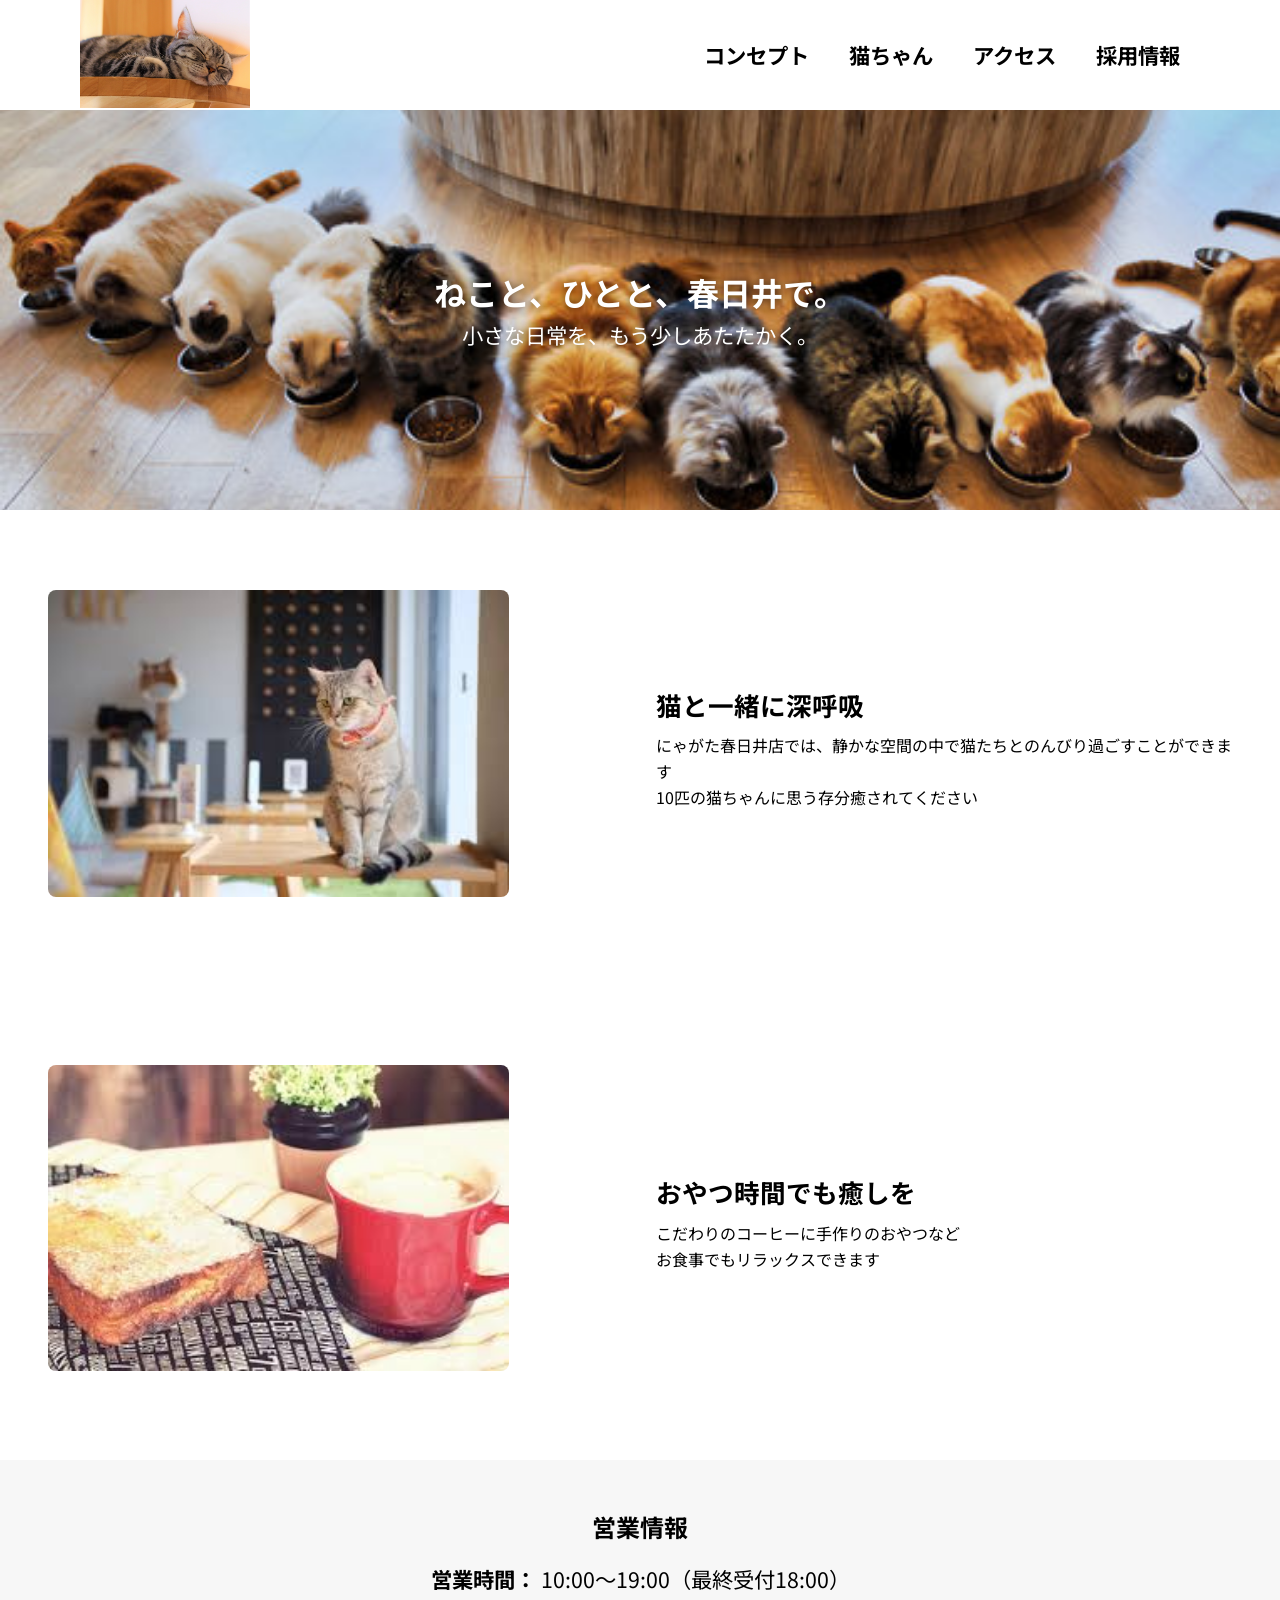
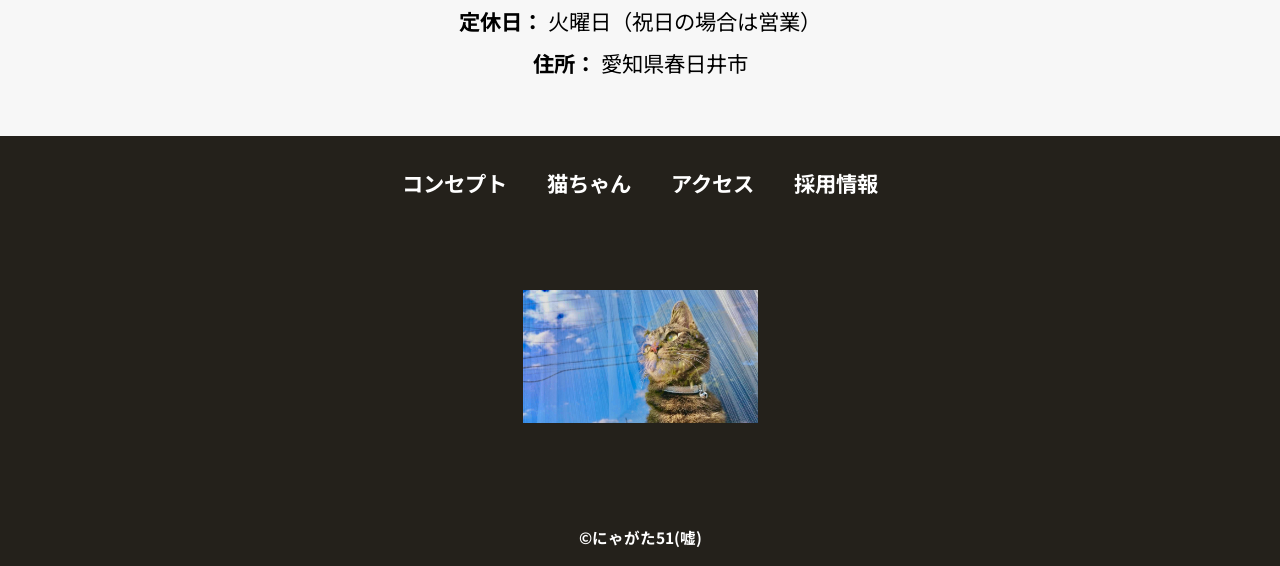
<file: index.html>
<!DOCTYPE html>
<html lang="ja">
<head>
  <meta charset="UTF-8" />
  <meta name="viewport" content="width=device-width" />
  <title>猫カフェにゃがた春日井店｜トップページ</title>
  <meta name="description" content="猫カフェにゃがた春日井店のトップページです。猫とコーヒーで癒しの時間を。">
  <script src="js/script.js"></script>
  <link rel="stylesheet" href="css/index.css" />
  <link rel="preconnect" href="https://fonts.googleapis.com" />
  <link rel="preconnect" href="https://fonts.gstatic.com" crossorigin />
  <link href="https://fonts.googleapis.com/css2?family=Noto+Sans+JP&display=swap" rel="stylesheet" />
</head>
<body>

  <!-- ▼ ヘッダー -->
  <header class="header">
    <div class="header-inner">
      <a class="header-logo" href="index.html">
        <img src="images/common/cafe_logo.jpg" alt="ロゴ">
      </a>
       <button class="toggle-menu-button">
                </button>
      <div class="header-site-menu">
        <nav class="site-menu">
          <ul>
            <li><a href="concept.html">コンセプト</a></li>
            <li><a href="members.html">猫ちゃん</a></li>
            <li><a href="access.html">アクセス</a></li>
            <li><a href="staff.html">採用情報</a></li>
          </ul>
        </nav>
      </div>
    </div>
  </header>

  <!-- ▼ メインコンテンツ -->
  <main class="main">
   <section class="hero">
  <img src="images/index/back.jpg" alt="猫たち" class="hero-img" />
  <div class="hero-text">
    <h1>ねこと、ひとと、春日井で。</h1>
    <p>小さな日常を、もう少しあたたかく。</p>
  </div>
</section>

    <section class="intro-section">
      <div class="intro-img">
        <img src="images/index/cat.jpg" alt="くつろぐ猫" />
      </div>
      <div class="intro-text">
        <h2>猫と一緒に深呼吸</h2>
        <p>
          にゃがた春日井店では、静かな空間の中で猫たちとのんびり過ごすことができます<br>
          10匹の猫ちゃんに思う存分癒されてください
        </p>
      </div>
    </section>

    <section class="intro-section reverse">
      <div class="intro-text">
        <h2>おやつ時間でも癒しを</h2>
        <p>
            こだわりのコーヒーに手作りのおやつなど<br>
            お食事でもリラックスできます
        </p>
      </div>
      <div class="intro-img">
        <img src="images/index/food.jpg" alt="食事" />
      </div>
    </section>

    <section class="info-section">
      <h2>営業情報</h2>
      <ul>
        <li><strong>営業時間：</strong> 10:00～19:00（最終受付18:00）</li>
        <li><strong>定休日：</strong> 火曜日（祝日の場合は営業）</li>
        <li><strong>住所：</strong> 愛知県春日井市</li>
      </ul>
    </section>
  </main>

  <!-- フッター -->
  <footer class="footer">
    <nav class="site-menu">
      <ul>
        <li><a href="concept.html">コンセプト</a></li>
        <li><a href="members.html">猫ちゃん</a></li>
        <li><a href="access.html">アクセス</a></li>
        <li><a href="staff.html">採用情報</a></li>
      </ul>
    </nav>
    <a class="footer-logo" href="index.html">
      <img src="images/common/cafe_fotter.jpg" alt="ロゴ">
    </a>
    <p class="copyright"><small>&copy;にゃがた51(嘘)</small></p>
  </footer>

</body>
</html>
</file>
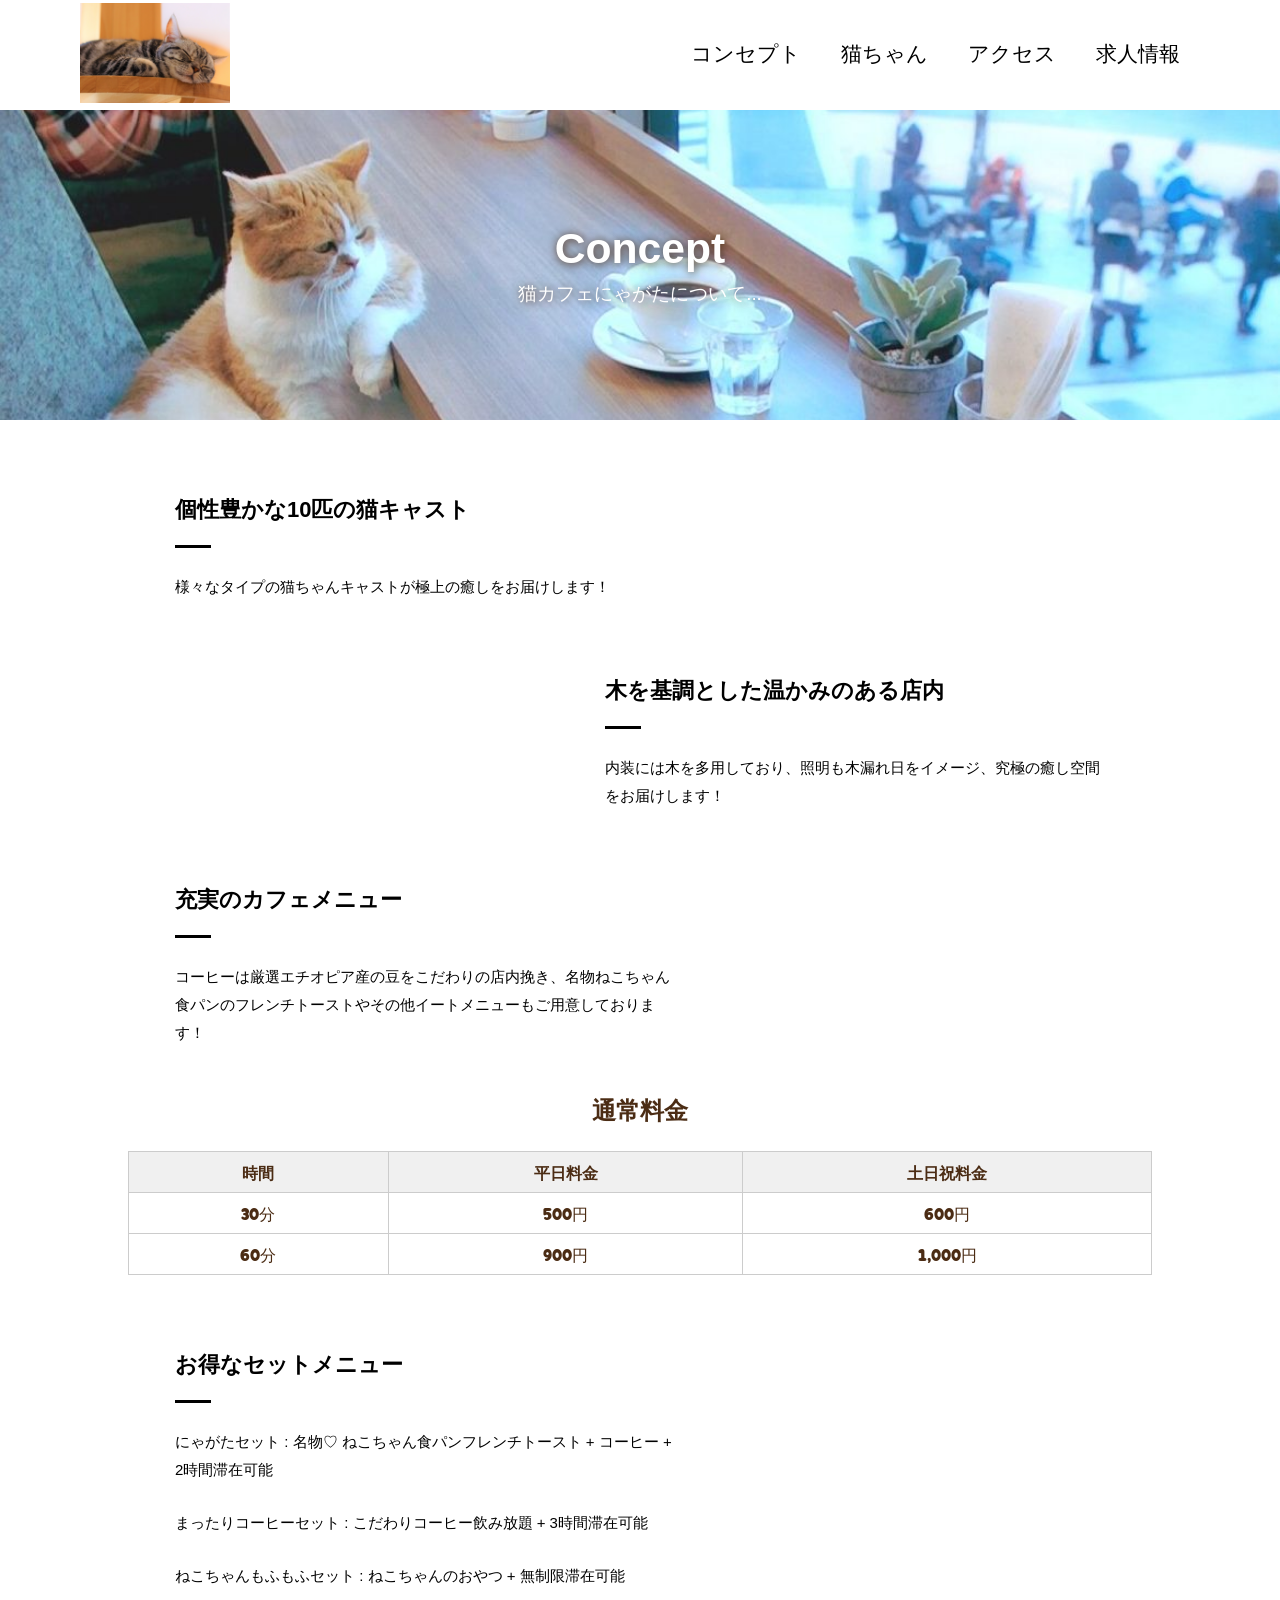
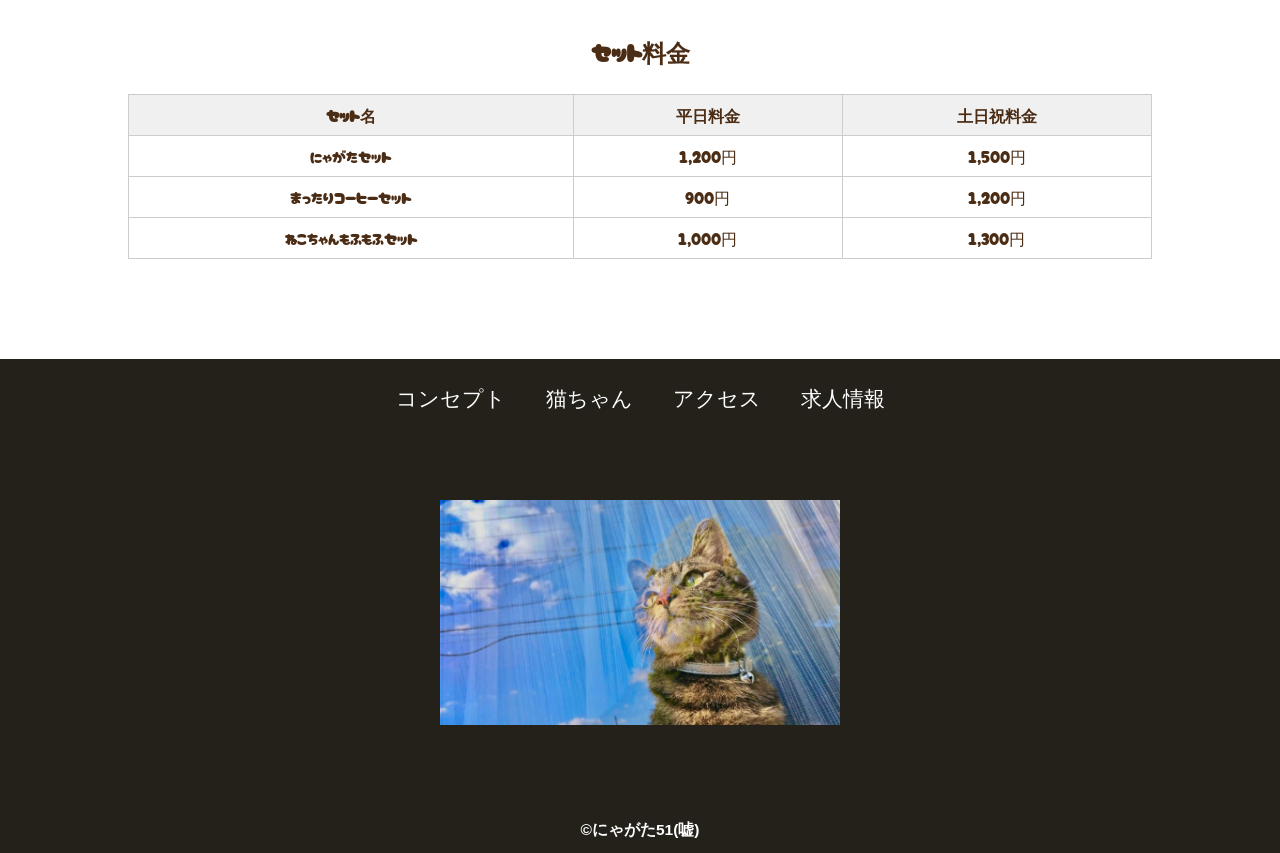
<file: concept.html>
<!DOCTYPE html>
<html>
    <head>
        <meta charset="UTF-8">
        <title>コンセプト</title>
        <meta name="description" content="情報工学部のコンセプト">
        <meta name="viewport" content="width=device-width">
        <script src="js/script.js"></script>
        <link href="css/common.css" rel="stylesheet">
        <link href="css/concept.css" rel="stylesheet">
        <link rel="preconnect" href="https://fonts.googleapis.com">
        <link rel="preconnect" href="https://fonts.gstatic.com" crossorigin>
        <link href="https://fonts.googleapis.com/css2?family=Cherry+Bomb+One&display=swap" rel="stylesheet">    
    </head>
    <body>
        <header class="header">
            <div class="header-inner">
                <a class="header-logo" href="index.html">
                    <img src="images/common/cafe_logo.jpg" alt="ロゴ">
                </a>
                <button class="toggle-menu-button"></button>
                <div class="header-site-menu">
                    <nav class="site-menu">
                        <ul>
                            <li><a href="concept.html">コンセプト</a></li>
                            <li><a href="members.html">猫ちゃん</a></li>
                            <li><a href="access.html">アクセス</a></li>
                            <li><a href="staff.html">求人情報</a></li>
                        </ul>
                    </nav>
                </div>
            </div>
        </header>
        <main class="main">
            <div class="title">
                <h1>Concept</h1>
                <p>猫カフェにゃがたについて...</p>
            </div>
            <div class="feature">
                <div class="feature-text">
                    <h2>個性豊かな10匹の猫キャスト</h2>
                    <p>様々なタイプの猫ちゃんキャストが極上の癒しをお届けします！</p>
                </div>    
            </div>
            <div class="feature reverse">
                <div class="feature-text">
                    <h2>木を基調とした温かみのある店内</h2>
                    <p>内装には木を多用しており、照明も木漏れ日をイメージ、究極の癒し空間をお届けします！</p>
                </div>    
            </div>
            <div class="feature">
                <div class="feature-text">
                    <h2>充実のカフェメニュー</h2>
                    <p>コーヒーは厳選エチオピア産の豆をこだわりの店内挽き、名物ねこちゃん食パンのフレンチトーストやその他イートメニューもご用意しております！</p>
                </div>    
            </div>
            <h2 class="price-title">通常料金</h2>
            <table class="price-table">
                <thead>
                <tr>
                    <th>時間</th>
                    <th>平日料金</th>
                    <th>土日祝料金</th>
                </tr>
            </thead>
            <tbody>
                <tr>
                    <td>30分</td>
                    <td>500円</td>
                    <td>600円</td>
                </tr>
                <tr>
                    <td>60分</td>
                    <td>900円</td>
                    <td>1,000円</td>
                </tr>
            </tbody>
        </table>
        <div class="feature">
                <div class="feature-text">
                    <h2>お得なセットメニュー</h2>
                    <p>にゃがたセット : 名物♡ ねこちゃん食パンフレンチトースト + コーヒー + 2時間滞在可能</p>
                    <p>まったりコーヒーセット : こだわりコーヒー飲み放題 + 3時間滞在可能</p>
                    <p>ねこちゃんもふもふセット : ねこちゃんのおやつ + 無制限滞在可能</p>
                </div>
        </div>
                <div>    
                    <h2 class="price-title">セット料金</h2>
                    <table class="price-table">
                        <thead>
                            <tr>
                                <th>セット名</th>
                                <th>平日料金</th>
                                <th>土日祝料金</th>
                            </tr>
                        </thead>
                        <tbody>
                            <tr>
                                <td>にゃがたセット</td>
                                <td>1,200円</td>
                                <td>1,500円</td>
                            </tr>
                            <tr>
                                <td>まったりコーヒーセット</td>
                                <td>900円</td>
                                <td>1,200円</td>
                            </tr>
                            <tr>
                                <td>ねこちゃんもふもふセット</td>
                                <td>1,000円</td>
                                <td>1,300円</td>
                            </tr>
                        </tbody>
                    </table>
                </div>    
    </main>
        <footer class="footer">
            <nav class="site-menu">
                <ul>
                    <li><a href="concept.html">コンセプト</a></li>
                    <li><a href="members.html">猫ちゃん</a></li>
                    <li><a href="access.html">アクセス</a></li>
                    <li><a href="staff.html">求人情報</a></li>
                </ul>
            </nav>
            <a class="footer-logo" href="index.html">
                <img src="images/common/cafe_fotter.jpg" alt="ロゴ">
            </a>
            <p class="copyright"><small>&copy;にゃがた51(嘘)</small></p>
        </footer>
    </body>
</html>
</file>
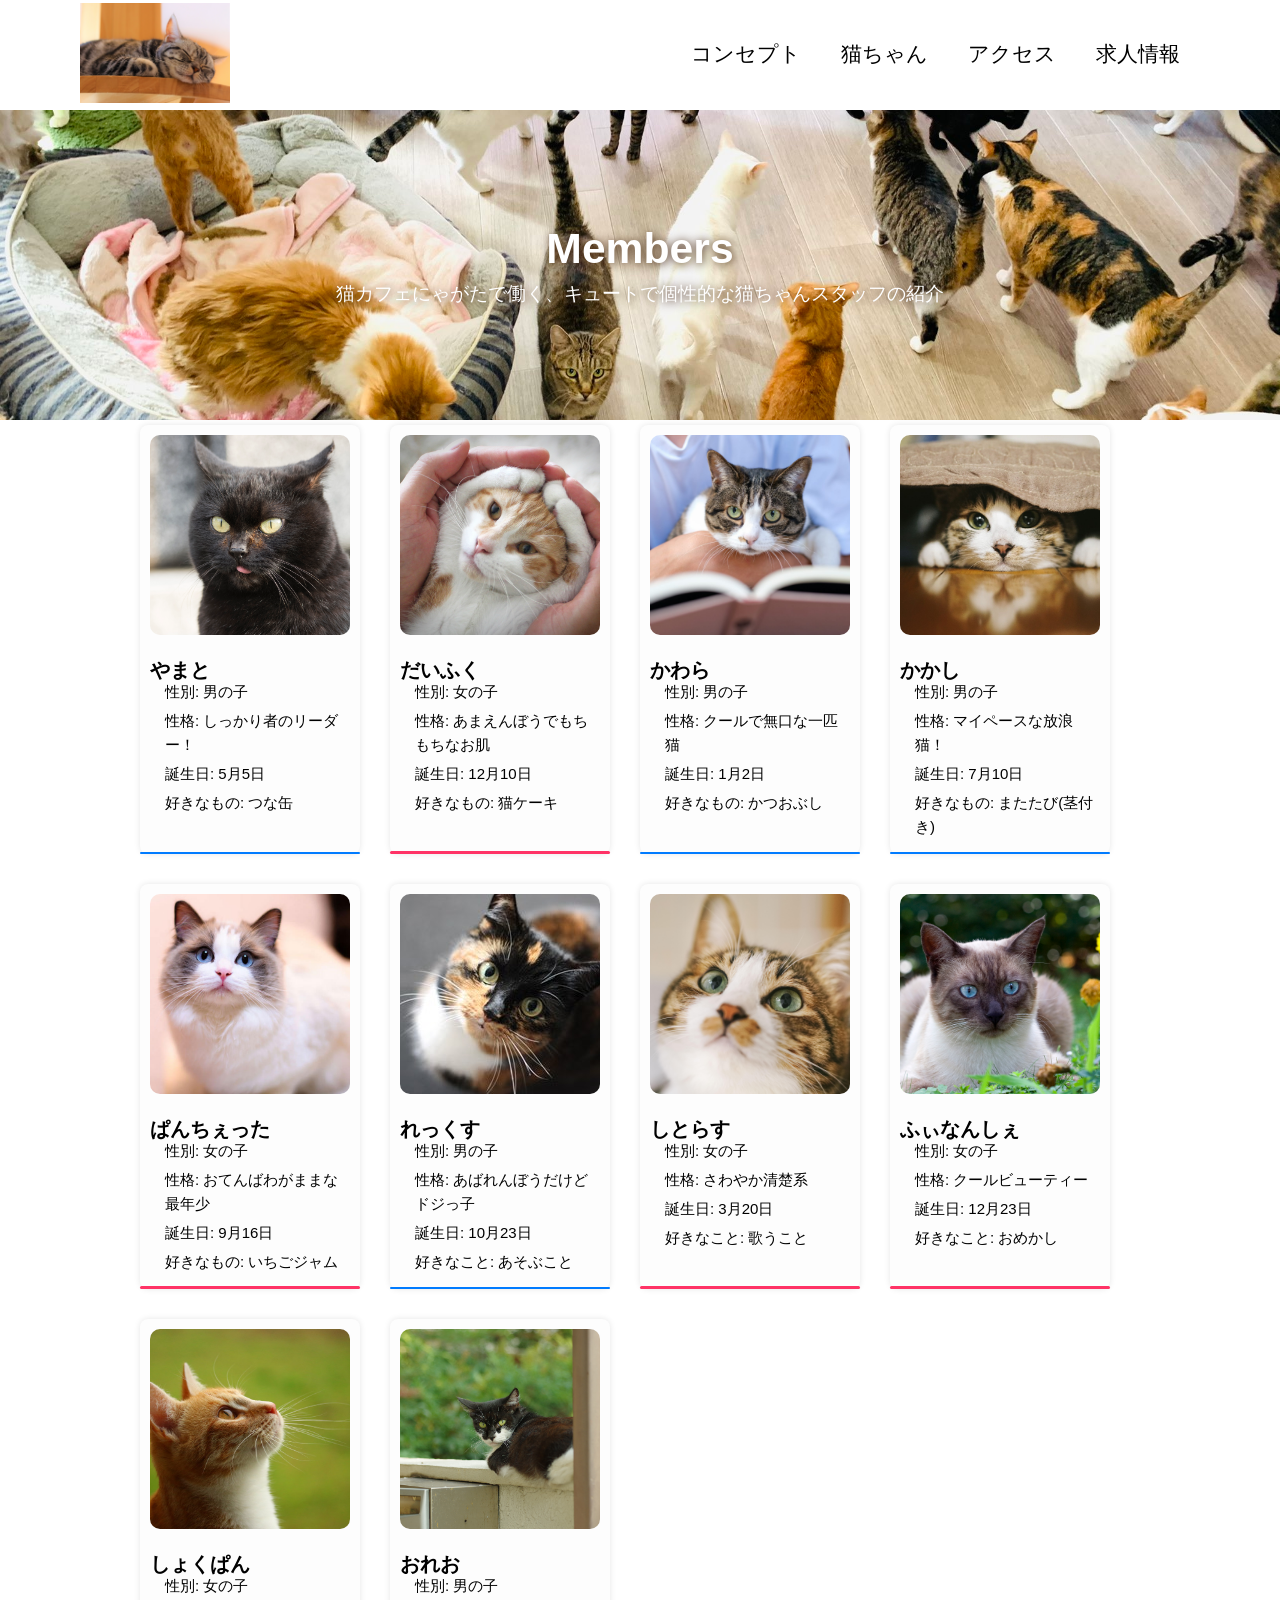
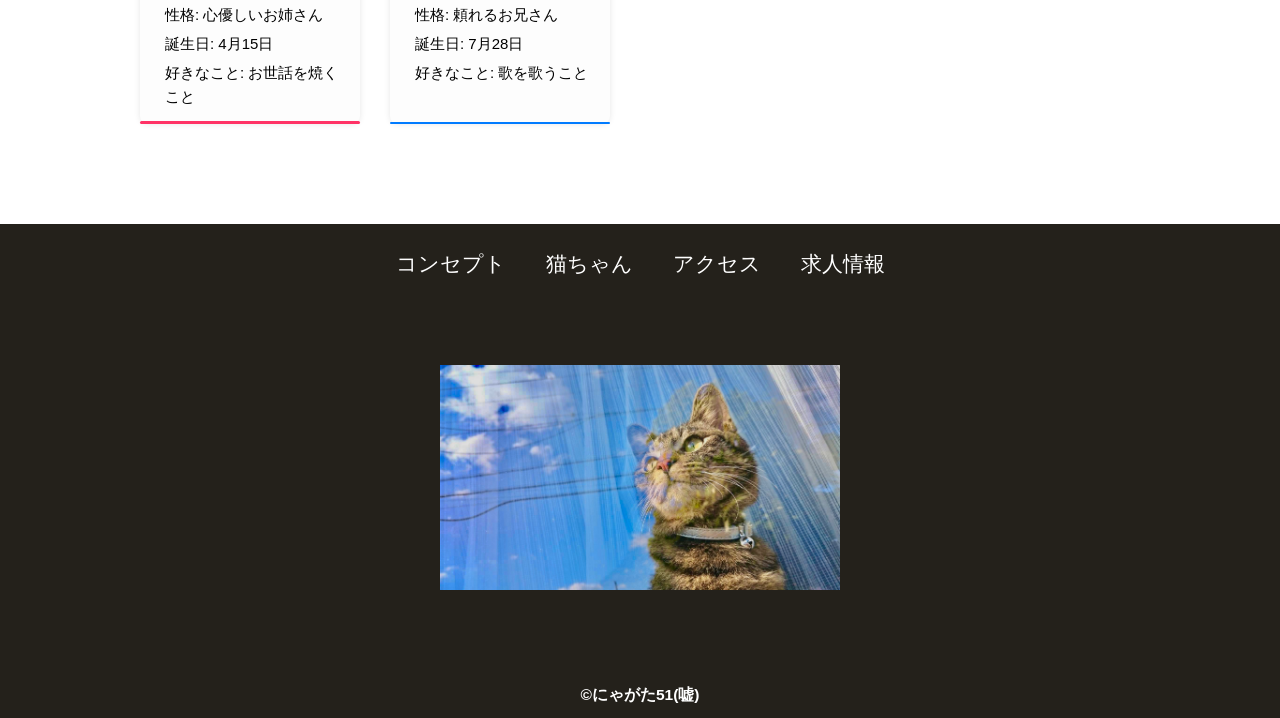
<file: members.html>
<!DOCTYPE html>
<html>
    <head>
        <meta charset="UTF-8">
        <title>猫ちゃんず</title>
        <meta name="description" content="メンバーリスト">
        <meta name="viewport" content="width=device-width">
        <script src="js/script.js"></script>
        <link href="css/common.css" rel="stylesheet">
        <link href="css/members.css" rel="stylesheet">
        <link rel="preconnect" href="https://fonts.googleapis.com">
        <link rel="preconnect" href="https://fonts.gstatic.com" crossorigin>
        <link href="https://fonts.googleapis.com/css2?family=Cherry+Bomb+One&display=swap" rel="stylesheet">    
    </head>
    <body>
        <header class="header">
            <div class="header-inner">
                <a class="header-logo" href="index.html">
                    <img src="images/common/cafe_logo.jpg" alt="ロゴ">
                </a>
                <button class="toggle-menu-button"></button>
                <div class="header-site-menu">
                    <nav class="site-menu">
                        <ul>
                            <li><a href="concept.html">コンセプト</a></li>
                            <li><a href="members.html">猫ちゃん</a></li>
                            <li><a href="access.html">アクセス</a></li>
                            <li><a href="staff.html">求人情報</a></li>
                        </ul>
                    </nav>
                </div>
            </div>
        </header>
        <main class="main">
            <div class="title">
                <h1>Members</h1>
                <p>猫カフェにゃがたで働く、キュートで個性的な猫ちゃんスタッフの紹介</p>
            </div>
                <ul class="member-list">
                    <li class = "boy">
                        <img src="images/members/やまと.jpg" alt="やまと">
                        <dl>
                            <dt>やまと</dt>
                            <dd>性別: 男の子</dd>
                            <dd>性格: しっかり者のリーダー！</dd>
                            <dd>誕生日: 5月5日</dd>
                            <dd>好きなもの: つな缶</dd>
                        </dl>
                    </li>
                    <li class = "girl">
                        <img src="images/members/だいふく.jpg" alt="だいふく">
                        <dl>
                            <dt>だいふく</dt>
                            <dd>性別: 女の子</dd>
                            <dd>性格: あまえんぼうでもちもちなお肌</dd>
                            <dd>誕生日: 12月10日</dd>
                            <dd>好きなもの: 猫ケーキ</dd>
                        </dl>
                    </li>
                    <li class = "boy">
                        <img src="images/members/かわら.jpg" alt="かわら">
                        <dl>
                            <dt>かわら</dt>
                            <dd>性別: 男の子</dd>
                            <dd>性格: クールで無口な一匹猫</dd>
                            <dd>誕生日: 1月2日</dd>
                            <dd>好きなもの: かつおぶし</dd>
                        </dl>
                    </li>
                    <li class = "boy">
                        <img src="images/members/かかし.jpg" alt="かかし">
                        <dl>
                            <dt>かかし</dt>
                            <dd>性別: 男の子</dd>
                            <dd>性格: マイペースな放浪猫！</dd>
                            <dd>誕生日: 7月10日</dd>
                            <dd>好きなもの: またたび(茎付き)</dd>
                        </dl>
                    </li>
                    <li class = "girl">
                        <img src="images/members/ぱんちぇった改.jpg" alt="ぱんちぇった">
                        <dl>
                            <dt>ぱんちぇった</dt>
                            <dd>性別: 女の子</dd>
                            <dd>性格: おてんばわがままな最年少</dd>
                            <dd>誕生日: 9月16日</dd>
                            <dd>好きなもの: いちごジャム</dd>
                        </dl>
                    </li>
                    <li class = "boy">
                        <img src="images/members/れっくす.jpg" alt="れっくす">
                        <dl>
                            <dt>れっくす</dt>
                            <dd>性別: 男の子</dd>
                            <dd>性格: あばれんぼうだけどドジっ子</dd>
                            <dd>誕生日: 10月23日</dd>
                            <dd>好きなこと: あそぶこと</dd>
                        </dl>
                    </li>
                    <li class = "girl">
                        <img src="images/members/しとらす.jpg" alt="しとらす">
                        <dl>
                            <dt>しとらす</dt>
                            <dd>性別: 女の子</dd>
                            <dd>性格: さわやか清楚系</dd>
                            <dd>誕生日: 3月20日</dd>
                            <dd>好きなこと: 歌うこと</dd>
                        </dl>
                    </li>
                    <li class = "girl"> 
                        <img src="images/members/ふぃなんしぇ.jpg" alt="ふぃなんしぇ"> 
                        <dl>
                            <dt>ふぃなんしぇ</dt>
                            <dd>性別: 女の子</dd>
                            <dd>性格: クールビューティー</dd>
                            <dd>誕生日: 12月23日</dd>
                            <dd>好きなこと: おめかし</dd>
                        </dl>
                    </li>
                    <li class = "girl"> 
                        <img src="images/members/しょくぱん.jpg" alt="しょくぱん"> 
                        <dl>
                            <dt>しょくぱん</dt>
                            <dd>性別: 女の子</dd>
                            <dd>性格: 心優しいお姉さん</dd>
                            <dd>誕生日: 4月15日</dd>
                            <dd>好きなこと: お世話を焼くこと</dd>
                        </dl>
                    </li>
                    <li class = "boy"> 
                        <img src="images/members/おれお.jpg" alt="おれお"> 
                        <dl>
                            <dt>おれお</dt>
                            <dd>性別: 男の子</dd>
                            <dd>性格: 頼れるお兄さん</dd>
                            <dd>誕生日: 7月28日</dd>
                            <dd>好きなこと: 歌を歌うこと</dd>
                        </dl>
                    </li>
                </ul>
            </div>
        </main>
        <footer class="footer">
            <nav class="site-menu">
                <ul>
                    <li><a href="concept.html">コンセプト</a></li>
                    <li><a href="members.html">猫ちゃん</a></li>
                    <li><a href="access.html">アクセス</a></li>
                    <li><a href="staff.html">求人情報</a></li>
                </ul>
            </nav>
            <a class="footer-logo" href="index.html">
                <img src="images/common/cafe_fotter.jpg" alt="ロゴ">
            </a>
            <p class="copyright"><small>&copy;にゃがた51(嘘)</small></p>
        </footer>
    </body>
</html>
</file>
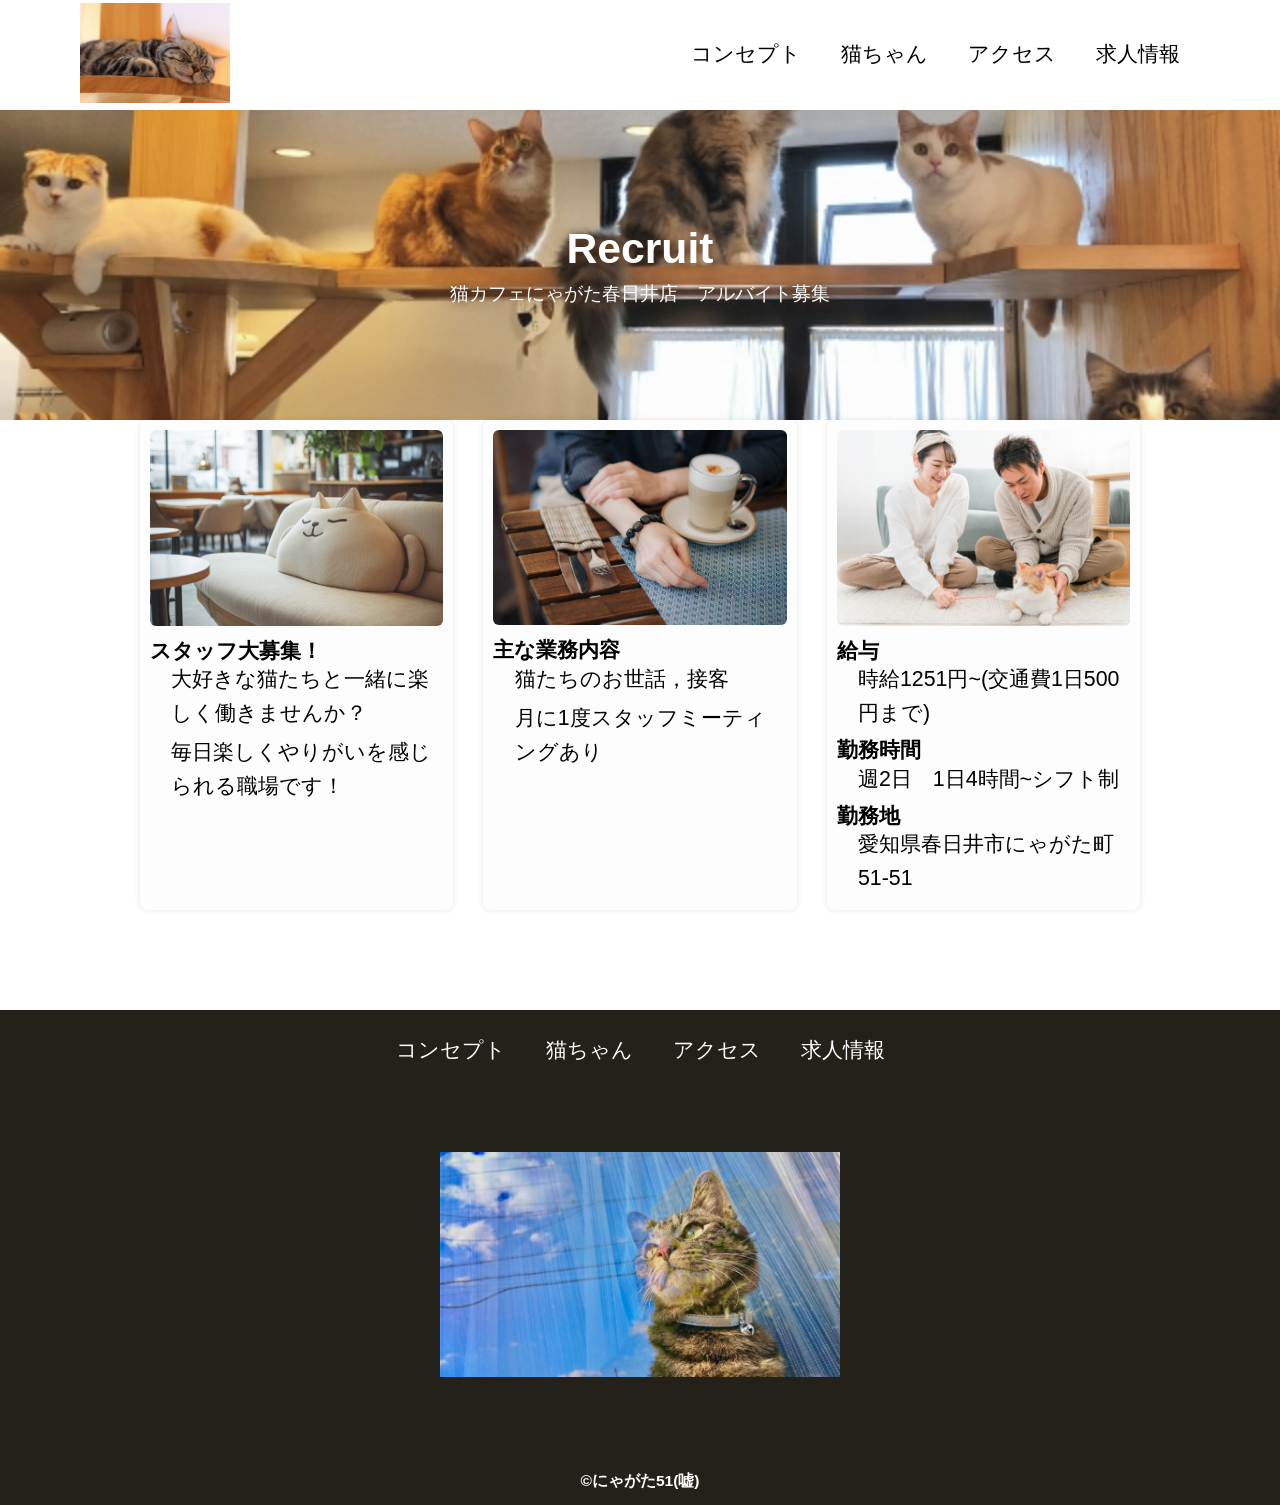
<file: staff.html>
<!DOCTYPE html>
<html>
    <head>
        <meta charset="UTF-8">
        <title>猫カフェにゃがた春日井店の求人情報</title>
        <meta name="description" content="">
        <meta name="viewport" content="width=device-width">
        <script src="js/script.js"></script>
        <link href="css/common.css" rel="stylesheet">
        <link href="css/staff.css" rel="stylesheet">
        <link rel="preconnect" href="https://fonts.googleapis.com">
        <link rel="preconnect" href="https://fonts.gstatic.com" crossorigin>
        <link href="https://fonts.googleapis.com/css2?family=Cherry+Bomb+One&display=swap" rel="stylesheet">    
    </head>
    <body>
        <header class="header">
            <div class="header-inner">
                <a class="header-logo" href="index.html">
                    <img src="images/common/cafe_logo.jpg" alt="ロゴ">
                </a>
                <button class="toggle-menu-button"></button>
                <div class="header-site-menu">
                    <nav class="site-menu">
                        <ul>
                            <li><a href="concept.html">コンセプト</a></li>
                            <li><a href="members.html">猫ちゃん</a></li>
                            <li><a href="access.html">アクセス</a></li>
                            <li><a href="staff.html">求人情報</a></li>
                        </ul>
                    </nav>
                </div>
            </div>
        </header>
        <main class="main">
            <div class="title">
                <h1>Recruit</h1>
                <p>猫カフェにゃがた春日井店　アルバイト募集</p>
            </div>
            <div class="members">
                <ul class="member-list">
                    <li>
                        <img src="images/staff/cafe_img1.jpg" alt="スタッフ募集！">
                        <dl class="member-text">
                            <dt>スタッフ大募集！</dt>
                            <dd>大好きな猫たちと一緒に楽しく働きませんか？</dd>
                            <dd>毎日楽しくやりがいを感じられる職場です！</dd>
                        </dl>
                    </li>
                    <li>
                        <img src="images/staff/cafe_img2.jpg" alt="業務内容">
                        <dl class="member-text">
                            <dt>主な業務内容</dt>
                            <dd>猫たちのお世話，接客</dd>
                            <dd>月に1度スタッフミーティングあり</dd>
                        </dl>
                    </li>
                    <li>
                        <img src="images/staff/caffe_img4.jpg" alt="勤務条件">
                        <dl class="member-text">
                            <dt>給与</dt>
                            <dd>時給1251円~(交通費1日500円まで)</dd>
                            <dt>勤務時間</dt>
                            <dd>週2日　1日4時間~シフト制</dd>
                            <dt>勤務地</dt>
                            <dd>愛知県春日井市にゃがた町　51-51</dd>
                        </dl>
                    </li>
                </ul>
            </div>
        </main>
        <footer class="footer">
            <nav class="site-menu">
                <ul>
                    <li><a href="concept.html">コンセプト</a></li>
                    <li><a href="members.html">猫ちゃん</a></li>
                    <li><a href="access.html">アクセス</a></li>
                    <li><a href="staff.html">求人情報</a></li>
                </ul>
            </nav>
            <a class="footer-logo" href="index.html">
                <img src="images/common/cafe_fotter.jpg" alt="ロゴ">
            </a>
            <p class="copyright"><small>&copy;にゃがた51(嘘)</small></p>
        </footer>
    </body>
</html>
</file>
<file: css/index.css>
@charset "utf-8";

/* 共通リセットと基本設定 */
*,
::before,
::after {
  padding: 0;
  margin: 0;
  box-sizing: border-box;
}

ul, ol {
  list-style: none;
}

a {
  color: inherit;
  text-decoration: none;
}

body {
  font-family: 'Noto Sans JP', sans-serif;
  font-size: 16pt;
  color: #000000;
  line-height: 1.6;
  background-color: #ffffff;
}

img {
  max-width: 100%;
}

/* ヘッダー */
.header {
  position: relative;
  background-color: #ffffff;
  height: 110px;
  box-shadow: 0 3px 6px rgba(0, 0, 0, 0.05);
}

.header-inner {
  max-width: 1200px;
  height: 100%;
  margin: 0 auto;
  padding: 0 40px;
  display: flex;
  justify-content: space-between;
  align-items: center;
}

.header-logo {
  display: block;
  width: 170px;
}

.header-logo img {
  height: auto;
  width: 100%;
}

.toggle-menu-button {
  display: none;
}

.header-site-menu {
  display: flex;
}

.site-menu ul {
  display: flex;
}

.site-menu ul li {
  margin: 0 20px;
}

.site-menu ul li a {
  font-weight: bold;
  font-family: 'Noto Sans JP', sans-serif;
}

/* ヒーローセクション */
.hero {
  position: relative;
  height: 400px;
  overflow: hidden;
}

.hero-img {
  width: 100%;
  height: 100%;
  object-fit: cover;
  display: block;
}

.hero-text {
  position: absolute;
  top: 50%;
  left: 50%;
  transform: translate(-50%, -50%);
  color: white;
  text-shadow: 0 0 8px rgba(0,0,0,0.6);
  text-align: center;
}


/* 紹介セクション */
.intro-section {
  display: flex;
  flex-wrap: wrap;
  padding: 4rem 2rem;
  align-items: center;
}

.intro-section.reverse {
  flex-direction: row-reverse;
}

.intro-img, .intro-text {
  flex: 1;
  min-width: 300px;
  padding: 1rem;
}

.intro-img img {
  width: 80%;
  border-radius: 8px;
}

.intro-text h2 {
  font-size: 1.6rem;
  margin-bottom: 0.5rem;
}

.intro-text p {
  font-size: 1rem;
}

/* 営業情報セクション */
.info-section {
  background-color: #f7f7f7;
  padding: 3rem 2rem;
  text-align: center;
}

.info-section h2 {
  font-size: 1.5rem;
  margin-bottom: 1rem;
}

.info-section ul {
  padding: 0;
  list-style: none;
}

.info-section li {
  margin-bottom: 0.5rem;
}

/* フッター */
.footer {
  color: #ffffff;
  background-color: #24211b;
  padding-top: 30px;
  padding-bottom: 15px;
  display: flex;
  flex-direction: column;
  align-items: center;
}

.footer-logo {
  display: block;
  width: 235px;
  margin-top: 90px;
}

.footer-logo img {
  width: 100%;
  height: auto;
}

.copyright {
  font-size: 14pt;
  font-weight: bold;
  margin-top: 90px;
}

/* スマホ対応 */
@media (max-width: 800px) {
  .header {
    position: fixed;
    top: 0;
    left: 0;
    right: 0;
    height: 50px;
    z-index: 10;
    box-shadow: 0 3px 6px rgba(0, 0, 0, 0.1);
  }

  .header-inner {
    padding: 0 20px;
    height: 100%;
    position: relative;
  }

  .toggle-menu-button {
    display: block;
    width: 44px;
    height: 34px;
    background-image: url(../images/common/icon-menu.png);
    background-size: 50%;
    background-position: center;
    background-repeat: no-repeat;
    background-color: transparent;
    border: none;
    outline: none;
  }

  .header-site-menu {
    position: absolute;
    top: 100%;
    left: 0;
    right: 0;
    background-color: #736e62;
    color: #ffffff;
    padding-top: 30px;
    padding-bottom: 50px;
    display: none;
  }

  .header-site-menu.is-show {
    display: block;
  }

  .site-menu ul {
    display: block;
    text-align: center;
  }

  .site-menu li {
    margin-top: 20px;
  }

  .header-logo {
    width: 100px;
  }

  .main {
    padding-top: 50px;
  }

  .footer-logo {
    margin-top: 60px;
  }

  .copyright {
    margin-top: 50px;
  }
}
</file>
<file: css/common.css>
@charset "utf-8";

*,
::before,
::after {
    padding: 0;
    margin: 0;
    box-sizing: border-box;
}

ul, ol {
    list-style: none;
}

a {
    color: inherit;
    text-decoration: none;
}

.site-menu ul li a {
    font-family: 'Cherry Bomb One', cursive;
}


body {
    font-family: sans-serif;
    font-size: 16pt;
    color: #000000;
    line-height: 1;
    background-color: #ffffff;
}

img {
    max-width: 100%;
}

.header-inner {
    max-width: 1200px;
    height: 110px;
    margin-left: auto;
    margin-right: auto;
    padding-left: 40px;
    padding-right: 40px;
    display: flex;
    justify-content: space-between;
    align-items: center;
}

.toggle-menu-button {
    display: none;
}

.header-logo {
    display: block;
    width: 150px;
}

.site-menu ul {
    display: flex;
}

.site-menu ul li {
    margin-left: 20px;
    margin-right: 20px;
}

.site-menu ul li a {
    font-family: 'Noto Sans JP / Noto Serif JP', cursive;
}

@media (max-width: 800px) {
    .site-menu ul {
        display: block;
        text-align: center;
    }

    .site-menu li {
        margin-top: 20px;
    }

    .header {
        position: fixed;
        top: 0;
        left: 0;
        right: 0;
        background-color: #ffffff;
        height: 50px;
        z-index: 10;
        box-shadow: 0 3px 6px rgba(0, 0, 0, 0.1);
    }

    .header-inner {
        padding-left: 20px;
        padding-right: 20px;
        height: 100%;
        position: relative;
    }

    .header-site-menu {
        position: absolute;
        top: 100%;
        left: 0;
        right: 0;
        color: #ffffff;
        background-color: #736e62;
        padding-top: 30px;
        padding-bottom: 50px;
        display: none;
    }

    .header-site-menu.is-show {
        display: block;
    }

    .header-logo {
        width: 100px;
    }

    .main {
        padding-top: 50px;;
    }

    .footer-logo {
        margin-top: 60px;
    }

    .copyright {
        margin-top: 50px;
    }

    .toggle-menu-button {
        display: block;
        width: 44px;
        height: 34px;
        background-image: url(../images/common/icon-menu.png);
        background-size: 50%;
        background-position: center;
        background-repeat: no-repeat;
        background-color: transparent;
        border: none;
        border-radius: 0;
        outline: none;
    }
}

.footer {
    color: #ffffff;
    background-color: #24211b;
    padding-top: 30px;
    padding-bottom: 15px;
    display: flex;
    flex-direction: column;
    align-items: center;
}

.footer-logo {
    display: block;
    width: 400px;
    margin-top: 90px;
}

.copyright {
    font-size: 14pt;
    font-weight: bold;
    margin-top: 90px;
}

@media (max-width: 800px) {
    .site-menu ul {
        display: block;
        text-align: center;
    }

    .site-menu li {
        margin-top: 20px;
    }

    .header {
        position: fixed;
        top: 0;
        left: 0;
        right: 0;
        background-color: #ffffff;
        height: 50px;
        z-index: 10;
        box-shadow: 0 3px 6px rgba(0, 0, 0, 0.1);
    }

    .header-inner {
        padding-left: 20px;
        padding-right: 20px;
        height: 100%;
    }

    .header-logo {
        width: 100px;
    }

    .main {
        padding-top: 50px;
    }

    .footer-logo {
        margin-top: 60px;
    }

    .copyright {
        margin-top: 50px;
    }
}
</file>
<file: css/concept.css>
.title {
    height: 310px;
    background-image: url(../images/concept/title_concept.jpg);
    background-repeat: no-repeat;
    background-position: center center;
    background-size: cover;
    display: flex;
    flex-direction: column;
    justify-content: center;
    align-items: center;
    color: #ffffff;
    text-shadow: 1px 1px 10px #4b2c14;
}
.title h1 {
    font-family: "Montserrat", sans-serif;
    font-size: 32pt;
    font-weight: bold;
}

.title p {
    font-size: 14pt;
    margin-top: 15px;
}

.feature {
    display: flex;
    flex-direction: row;
    justify-content: space-between;
    width: 930px;
    max-width: 90%;
    margin-top: 75px;
    margin-left: auto;
    margin-right: auto;
    align-items: flex-start;
}

.feature-text {
    max-width: 500px;
    margin-right: 40px;
}

.reverse {
    flex-direction: row-reverse;
}

.reverse .feature-text {
    margin-left: 40px;
    margin-right: 0;
}

.feature-text h2 {
    font-size: 22px;
    font-weight: bold;
    line-height: 30px;
}

.feature-text h2::after {
    content: "";
    display: block;
    width: 36px;
    height: 3px;
    background-color: #000000;
    margin-top: 20px;
}

.feature-text p {
    font-size: 15px;
    line-height: 28px;
    margin-top: 25px;
}

.movie {
    width: 930px;
    max-width: 90%;
    background-color: #f8f8f8;
    padding: 50px 60px;
    margin-top: 55px;
    margin-left: auto;
    margin-right: auto;
}

.movie h2 {
    font-size: 22px;
    font-weight: bold;
    text-align: center;
}

.movie h2::after {
    content: "";
    display: block;
    width: 36px;
    height: 3px;
    background-color: #000000;
    margin-left: auto;
    margin-right: auto;
}

.movie iframe {
    display: block;
    width: 100%;
    height: 450px;
    margin-top: 30px;
}

.movie p {
    font-size: 15px;
    line-height: 28px;
    margin-top: 20px;
}

.footer {
    margin-top: 100px;
}

.member-list {
    display: flex;
    flex-wrap: wrap;
    justify-content: flex-start;
    gap: 30px;
    list-style: none;
    padding: 0;
    margin: 0 auto;
    max-width: 1000px;
}


.member-list li {
    width: 220px;
    box-sizing: border-box;
    text-align: left;
    position: relative;
    background-color: #fdfdfd;
    padding: 10px;
    border-radius: 8px;
    box-shadow: 0 0 6px rgba(0, 0, 0, 0.1);

    display: flex;
    flex-direction: column;
    min-height: 350px;
}

.member-list li.boy dt::after {
    content: "";
    position: absolute;
    bottom: 0;
    left: 0;
    width: 100%;
    height: 2px;
    background-color: #007BFF; /* 青色 */
    border-radius: 2px;
}

.member-list li.girl dt::after {
    content: "";
    position: absolute;
    bottom: 0;
    left: 0;
    width: 100%;
    height: 3px;
    background-color: #f36; /* 青色 */
    border-radius: 2px;
}

.member-list img {
    width: 100%;
    height: 200px;
    object-fit: cover;
    display: block;
    border-radius: 10px;
    margin-bottom: 15px;
}

.member-list {
    margin-top: 5px;
}

.member-list dt {
    font-weight: bold;
    margin-top: 10px;
    font-size: 20px;
}

.member-list dd {
    margin-left: 1em;
    margin-bottom: 5px;
    line-height: 1.6;
    font-size: 15px;
}


/* スマホ対応 */
@media screen and (max-width: 768px) {
    .member-list {
    flex-direction: column;
    }

    .member-list li {
        max-width: 100%;
    }
}

.price-table {
    border-collapse: collapse;
    width: 80%;
    margin: 30px auto;
    font-size: 16px;
}

.price-table th, .price-table td {
    border: 1px solid #ccc;
    padding: 12px 20px;
    text-align: center;
    color: #4b2c14;
    font-family: "Cherry Bomb One", cursive;
}

.price-table th {
    background-color: #f0f0f0;
    font-weight: bold;
}
.price-title {
    text-align: center;
    font-size: 24px;
    margin-top: 50px;
    margin-bottom: 20px;
    color: #4b2c14;
    font-family: "Cherry Bomb One", cursive;
}
</file>
<file: css/members.css>
.title {
    height: 310px;
    background-image: url(../images/members/title_members2.jpg);
    background-repeat: no-repeat;
    background-position: center center;
    background-size: cover;
    display: flex;
    flex-direction: column;
    justify-content: center;
    align-items: center;
    color: #ffffff;
    text-shadow: 1px 1px 10px #4b2c14;
}
.title h1 {
    font-family: "Montserrat", sans-serif;
    font-size: 32pt;
    font-weight: bold;
}

.title p {
    font-size: 14pt;
    margin-top: 15px;
}

.feature {
    display: flex;
    flex-direction: row;
    justify-content: space-between;
    width: 930px;
    max-width: 90%;
    margin-top: 75px;
    margin-left: auto;
    margin-right: auto;
    align-items: flex-start;
}

.feature-text {
    max-width: 500px;
    margin-right: 40px;
}

.reverse {
    flex-direction: row-reverse;
}

.reverse .feature-text {
    margin-left: 40px;
    margin-right: 0;
}

.feature-text h2 {
    font-size: 22px;
    font-weight: bold;
    line-height: 30px;
}

.feature-text h2::after {
    content: "";
    display: block;
    width: 36px;
    height: 3px;
    background-color: #000000;
    margin-top: 20px;
}

.feature-text p {
    font-size: 15px;
    line-height: 28px;
    margin-top: 25px;
}

.movie {
    width: 930px;
    max-width: 90%;
    background-color: #f8f8f8;
    padding: 50px 60px;
    margin-top: 55px;
    margin-left: auto;
    margin-right: auto;
}

.movie h2 {
    font-size: 22px;
    font-weight: bold;
    text-align: center;
}

.movie h2::after {
    content: "";
    display: block;
    width: 36px;
    height: 3px;
    background-color: #000000;
    margin-left: auto;
    margin-right: auto;
}

.movie iframe {
    display: block;
    width: 100%;
    height: 450px;
    margin-top: 30px;
}

.movie p {
    font-size: 15px;
    line-height: 28px;
    margin-top: 20px;
}

.footer {
    margin-top: 100px;
}

.member-list {
    display: flex;
    flex-wrap: wrap;
    justify-content: flex-start;
    gap: 30px;
    list-style: none;
    padding: 0;
    margin: 0 auto;
    max-width: 1000px;
}


.member-list li {
    width: 220px;
    box-sizing: border-box;
    text-align: left;
    position: relative;
    background-color: #fdfdfd;
    padding: 10px;
    border-radius: 8px;
    box-shadow: 0 0 6px rgba(0, 0, 0, 0.1);

    display: flex;
    flex-direction: column;
    min-height: 350px;
}

.member-list li.boy dt::after {
    content: "";
    position: absolute;
    bottom: 0;
    left: 0;
    width: 100%;
    height: 2px;
    background-color: #007BFF; /* 青色 */
    border-radius: 2px;
}

.member-list li.girl dt::after {
    content: "";
    position: absolute;
    bottom: 0;
    left: 0;
    width: 100%;
    height: 3px;
    background-color: #f36; /* 青色 */
    border-radius: 2px;
}

.member-list img {
    width: 100%;
    height: 200px;
    object-fit: cover;
    display: block;
    border-radius: 10px;
    margin-bottom: 15px;
}

.member-list {
    margin-top: 5px;
}

.member-list dt {
    font-weight: bold;
    margin-top: 10px;
    font-size: 20px;
}

.member-list dd {
    margin-left: 1em;
    margin-bottom: 5px;
    line-height: 1.6;
    font-size: 15px;
}


/* スマホ対応 */
@media screen and (max-width: 768px) {
    .member-list {
    flex-direction: column;
    }

    .member-list li {
        max-width: 100%;
    }
}
</file>
<file: css/staff.css>
.title {
    height: 310px;
    background-image: url(../images/staff/cafe_img3.jpg);
    background-repeat: no-repeat;
    background-position: center center;
    background-size: cover;
    display: flex;
    flex-direction: column;
    justify-content: center;
    align-items: center;
    color: #ffffff;
    text-shadow: 1px 1px 10px #4b2c14;
}

.title h1 {
    font-family: "Montserrat", sans-serif;
    font-size: 32pt;
    font-weight: bold;
}

.title p {
    font-size: 14pt;
    margin-top: 15px;
}

.feature {
    display: flex;
    flex-direction: row;
    justify-content: space-between;
    width: 930px;
    max-width: 90%;
    margin-top: 75px;
    margin-left: auto;
    margin-right: auto;
    align-items: flex-start;
}

.feature-text {
    max-width: 500px;
    margin-right: 40px;
}

.reverse {
    flex-direction: row-reverse;
}

.reverse .feature-text {
    margin-left: 40px;
    margin-right: 0;
}

.feature-text h2 {
    font-size: 22px;
    font-weight: bold;
    line-height: 30px;
}

.feature-text h2::after {
    content: "";
    display: block;
    width: 36px;
    height: 3px;
    background-color: #000000;
    margin-top: 20px;
}

.feature-text p {
    font-size: 15px;
    line-height: 28px;
    margin-top: 25px;
}

.movie {
    width: 930px;
    max-width: 90%;
    background-color: #f8f8f8;
    padding: 50px 60px;
    margin-top: 55px;
    margin-left: auto;
    margin-right: auto;
}

.movie h2 {
    font-size: 22px;
    font-weight: bold;
    text-align: center;
}

.movie h2::after {
    content: "";
    display: block;
    width: 36px;
    height: 3px;
    background-color: #000000;
    margin-left: auto;
    margin-right: auto;
}

.movie iframe {
    display: block;
    width: 100%;
    height: 450px;
    margin-top: 30px;
}

.movie p {
    font-size: 15px;
    line-height: 28px;
    margin-top: 20px;
}

.footer {
    margin-top: 100px;
}

.member-list {
    display: flex;
    flex-wrap: wrap;
    justify-content: space-between;
    gap: 30px;
    list-style: none;
    padding: 0;
    margin: 0 auto;
    max-width: 1000px;
}


.member-list li {
    flex: 1 1 30%;
    box-sizing: border-box;
    text-align: left;
    background-color: #fdfdfd;
    padding: 10px;
    border-radius: 8px;
    box-shadow: 0 0 6px rgba(0, 0, 0, 0.1);
}

.member-list img {
    width: 100%;
    height: auto;
    display: block;
    border-radius: 6px;
    margin-bottom: 15px;
}

.member-text {
    margin-top: 10px;
}

.member-text dt {
    font-weight: bold;
    margin-top: 10px;
}

.member-text dd {
    margin-left: 1em;
    margin-bottom: 5px;
    line-height: 1.6;
}

/* スマホ対応 */
@media screen and (max-width: 768px) {
    .member-list {
    flex-direction: column;
    }

    .member-list li {
        max-width: 100%;
    }
}
</file>
